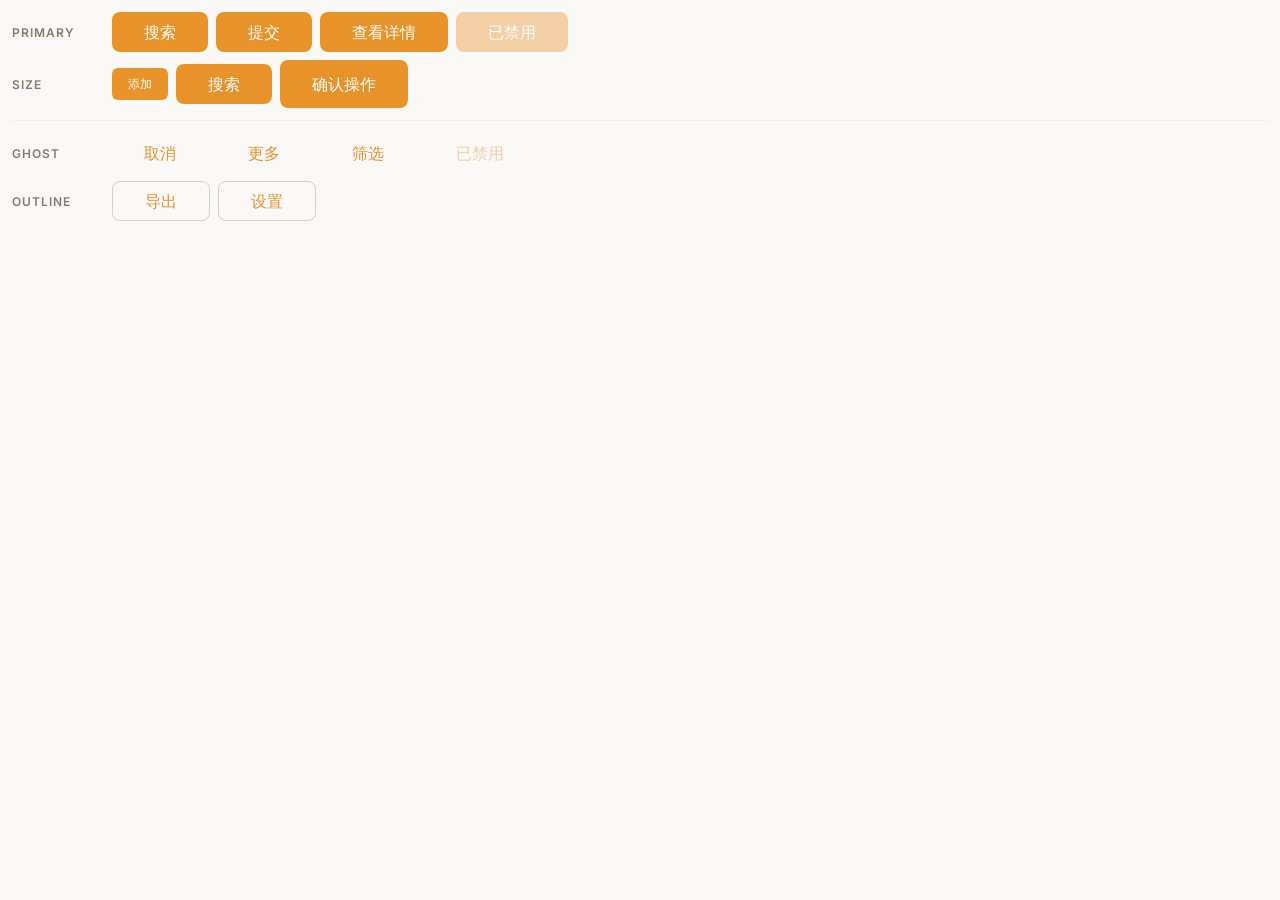
<file: components/button/button.html>
<!DOCTYPE html>
<html lang="zh">
<head>
<meta charset="UTF-8">
<meta name="viewport" content="width=device-width,initial-scale=1">
<link rel="stylesheet" href="../../styles/twilight/tokens.css">
<link rel="stylesheet" href="./button.css">
<style>
  body { margin: 0; padding: 12px; background: var(--color-background); font-family: var(--font-body); color: var(--color-on-surface); }
  .row { display: flex; gap: 8px; align-items: center; margin-bottom: 8px; flex-wrap: wrap; }
  .label { font-size: var(--font-size-caption); font-weight: 600; text-transform: uppercase; letter-spacing: 0.08em; color: var(--color-muted-foreground); width: 92px; flex-shrink: 0; }
  .divider { border: none; border-top: 1px solid var(--color-outline-variant); margin: 12px 0; }
</style>
</head>
<body>
  <div class="row"><span class="label">PRIMARY</span>
    <button class="btn btn-solid btn-md">搜索</button>
    <button class="btn btn-solid btn-md">提交</button>
    <button class="btn btn-solid btn-md">查看详情</button>
    <button class="btn btn-solid btn-md" disabled>已禁用</button>
  </div>
  <div class="row"><span class="label">SIZE</span>
    <button class="btn btn-solid btn-sm">添加</button>
    <button class="btn btn-solid btn-md">搜索</button>
    <button class="btn btn-solid btn-lg">确认操作</button>
  </div>
  <hr class="divider">
  <div class="row"><span class="label">GHOST</span>
    <button class="btn btn-ghost btn-md">取消</button>
    <button class="btn btn-ghost btn-md">更多</button>
    <button class="btn btn-ghost btn-md">筛选</button>
    <button class="btn btn-ghost btn-md" disabled>已禁用</button>
  </div>
  <div class="row"><span class="label">OUTLINE</span>
    <button class="btn btn-outline btn-md">导出</button>
    <button class="btn btn-outline btn-md">设置</button>
  </div>
</body>
</html>
</file>
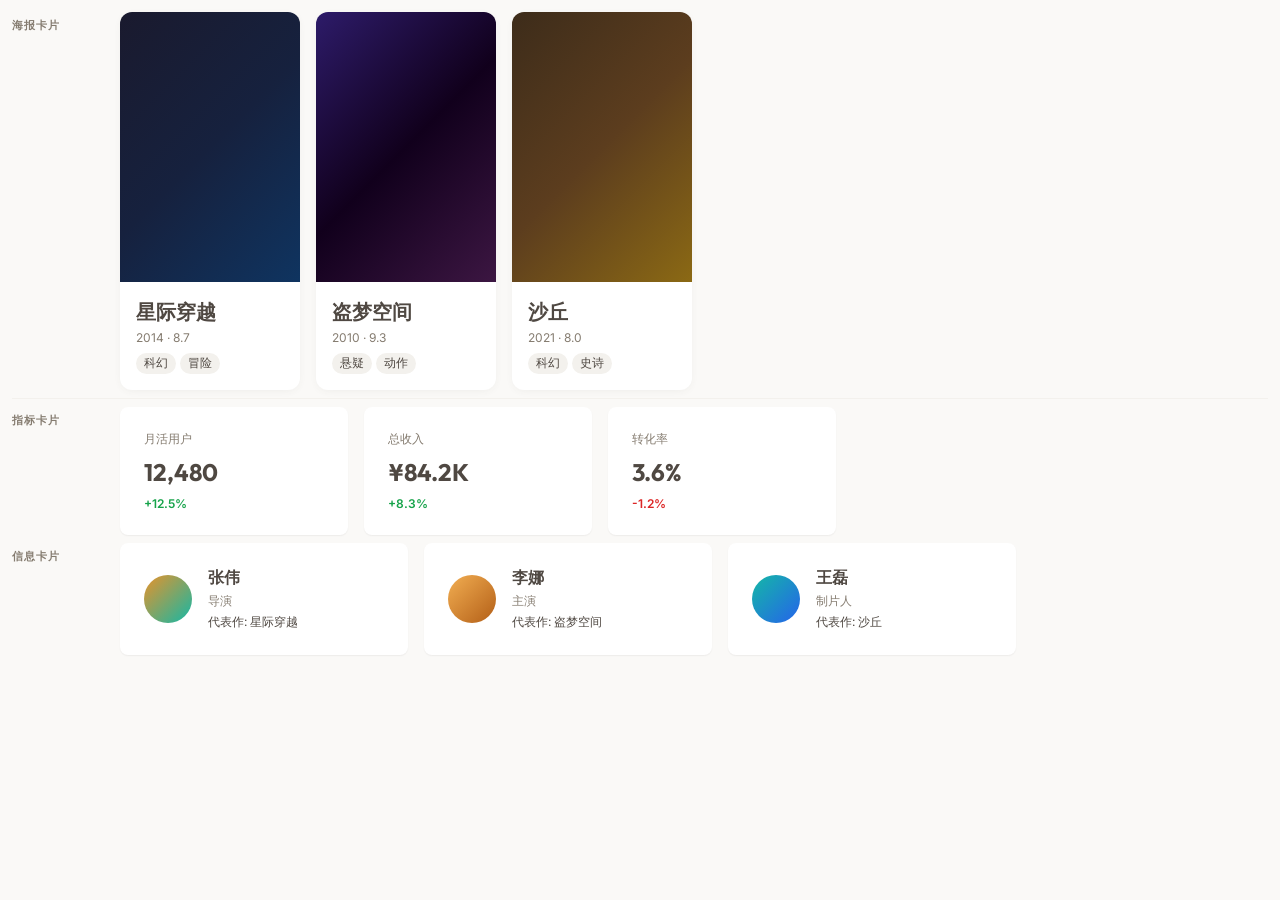
<file: components/card/card.html>
<!DOCTYPE html>
<html lang="zh">
<head>
<meta charset="UTF-8">
<meta name="viewport" content="width=device-width, initial-scale=1.0">
<title>Card</title>
<link rel="stylesheet" href="../../styles/twilight/tokens.css">
<link rel="stylesheet" href="./card.css">
<style>
body { margin: 0; padding: var(--space-3); background: var(--color-background); font-family: var(--font-family-base); color: var(--color-on-surface); }
.row { display: flex; gap: var(--space-4); align-items: flex-start; margin-bottom: var(--space-2); flex-wrap: wrap; }
.label { font-size: var(--font-size-eyebrow); font-weight: var(--font-weight-eyebrow); color: var(--color-muted-foreground); text-transform: uppercase; letter-spacing: 0.08em; min-width: 92px; flex-shrink: 0; line-height: 1; padding-top: var(--space-2); }
.divider { border: none; border-top: 1px solid var(--color-outline-variant); margin: var(--space-2) 0; }
</style>
</head>
<body>
<div class="row">
  <span class="label">海报卡片</span>
  <div class="poster-grid">
    <div class="card-poster">
      <div class="card-poster-img poster-img-1"></div>
      <div class="card-poster-body">
        <p class="card-poster-title">星际穿越</p>
        <p class="card-poster-meta">2014 · 8.7</p>
        <div class="card-poster-tags"><span class="card-tag">科幻</span><span class="card-tag">冒险</span></div>
      </div>
    </div>
    <div class="card-poster">
      <div class="card-poster-img poster-img-2"></div>
      <div class="card-poster-body">
        <p class="card-poster-title">盗梦空间</p>
        <p class="card-poster-meta">2010 · 9.3</p>
        <div class="card-poster-tags"><span class="card-tag">悬疑</span><span class="card-tag">动作</span></div>
      </div>
    </div>
    <div class="card-poster">
      <div class="card-poster-img poster-img-3"></div>
      <div class="card-poster-body">
        <p class="card-poster-title">沙丘</p>
        <p class="card-poster-meta">2021 · 8.0</p>
        <div class="card-poster-tags"><span class="card-tag">科幻</span><span class="card-tag">史诗</span></div>
      </div>
    </div>
  </div>
</div>
<hr class="divider">
<div class="row">
  <span class="label">指标卡片</span>
  <div class="stat-rail">
    <div class="card-stat">
      <span class="card-stat-label">月活用户</span>
      <p class="card-stat-value">12,480</p>
      <span class="card-stat-trend trend-up">+12.5%</span>
    </div>
    <div class="card-stat">
      <span class="card-stat-label">总收入</span>
      <p class="card-stat-value">¥84.2K</p>
      <span class="card-stat-trend trend-up">+8.3%</span>
    </div>
    <div class="card-stat">
      <span class="card-stat-label">转化率</span>
      <p class="card-stat-value">3.6%</p>
      <span class="card-stat-trend trend-down">-1.2%</span>
    </div>
  </div>
</div>
<div class="row">
  <span class="label">信息卡片</span>
  <div class="info-rail">
    <div class="card-info">
      <div class="card-info-avatar avatar-1"></div>
      <div class="card-info-body">
        <p class="card-info-name">张伟</p>
        <p class="card-info-role">导演</p>
        <p class="card-info-detail">代表作: 星际穿越</p>
      </div>
    </div>
    <div class="card-info">
      <div class="card-info-avatar avatar-2"></div>
      <div class="card-info-body">
        <p class="card-info-name">李娜</p>
        <p class="card-info-role">主演</p>
        <p class="card-info-detail">代表作: 盗梦空间</p>
      </div>
    </div>
    <div class="card-info">
      <div class="card-info-avatar avatar-3"></div>
      <div class="card-info-body">
        <p class="card-info-name">王磊</p>
        <p class="card-info-role">制片人</p>
        <p class="card-info-detail">代表作: 沙丘</p>
      </div>
    </div>
  </div>
</div>
</body>
</html>
</file>
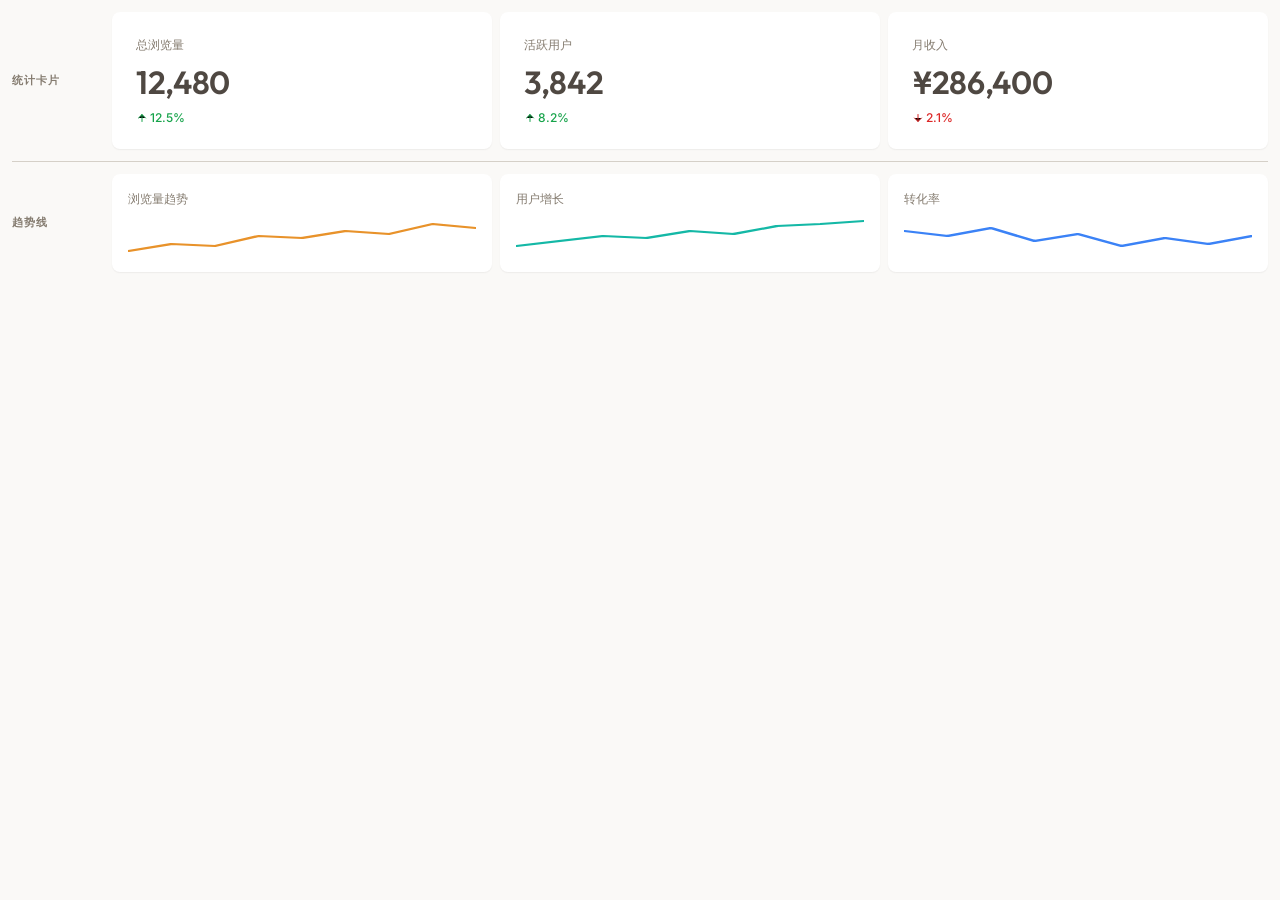
<file: components/chart/chart.html>
<!DOCTYPE html>
<html lang="zh">
<head>
<meta charset="UTF-8">
<meta name="viewport" content="width=device-width, initial-scale=1.0">
<title>Chart</title>
<link rel="stylesheet" href="../../styles/twilight/tokens.css">
<link rel="stylesheet" href="./chart.css">
<style>
body { margin: 0; padding: 12px; background: var(--color-background); font-family: var(--font-family-base); color: var(--color-on-surface); }
.row { display: flex; gap: 8px; align-items: center; margin-bottom: 8px; flex-wrap: wrap; }
.label { font-size: var(--font-size-eyebrow); font-weight: var(--font-weight-eyebrow); letter-spacing: 0.08em; text-transform: uppercase; color: var(--color-muted-foreground); min-width: 92px; flex-shrink: 0; line-height: 1.4; }
hr.divider { border: none; border-top: 1px solid var(--color-border); margin: 12px 0; }
</style>
</head>
<body>
<svg style="display:none" xmlns="http://www.w3.org/2000/svg">
<symbol id="icon-arrow-up" viewBox="0 0 24 24"><path d="M12 19V5M5 12l7-7 7 7" stroke="currentColor" stroke-width="2" stroke-linecap="round" stroke-linejoin="round"/></symbol>
<symbol id="icon-arrow-down" viewBox="0 0 24 24"><path d="M12 5v14M5 12l7 7 7-7" stroke="currentColor" stroke-width="2" stroke-linecap="round" stroke-linejoin="round"/></symbol>
</svg>
<div class="row" data-evidence-sample="stat-card">
<span class="label">统计卡片</span>
<div class="stat-card">
<span class="stat-label">总浏览量</span>
<span class="stat-value">12,480</span>
<span class="stat-change up"><svg width="12" height="12"><use href="#icon-arrow-up"/></svg>12.5%</span>
</div>
<div class="stat-card">
<span class="stat-label">活跃用户</span>
<span class="stat-value">3,842</span>
<span class="stat-change up"><svg width="12" height="12"><use href="#icon-arrow-up"/></svg>8.2%</span>
</div>
<div class="stat-card">
<span class="stat-label">月收入</span>
<span class="stat-value">¥286,400</span>
<span class="stat-change down"><svg width="12" height="12"><use href="#icon-arrow-down"/></svg>2.1%</span>
</div>
</div>
<hr class="divider">
<div class="row" data-evidence-sample="sparkline">
<span class="label">趋势线</span>
<div class="sparkline-card">
<span class="stat-label">浏览量趋势</span>
<svg class="sparkline" viewBox="0 0 120 40" preserveAspectRatio="none"><path d="M0 35 L15 28 L30 30 L45 20 L60 22 L75 15 L90 18 L105 8 L120 12" fill="none" stroke="var(--chart-1)" stroke-width="2" stroke-linecap="round" stroke-linejoin="round"/></svg>
</div>
<div class="sparkline-card">
<span class="stat-label">用户增长</span>
<svg class="sparkline" viewBox="0 0 120 40" preserveAspectRatio="none"><path d="M0 30 L15 25 L30 20 L45 22 L60 15 L75 18 L90 10 L105 8 L120 5" fill="none" stroke="var(--chart-2)" stroke-width="2" stroke-linecap="round" stroke-linejoin="round"/></svg>
</div>
<div class="sparkline-card">
<span class="stat-label">转化率</span>
<svg class="sparkline" viewBox="0 0 120 40" preserveAspectRatio="none"><path d="M0 15 L15 20 L30 12 L45 25 L60 18 L75 30 L90 22 L105 28 L120 20" fill="none" stroke="var(--chart-3)" stroke-width="2" stroke-linecap="round" stroke-linejoin="round"/></svg>
</div>
</div>
</body>
</html>
</file>
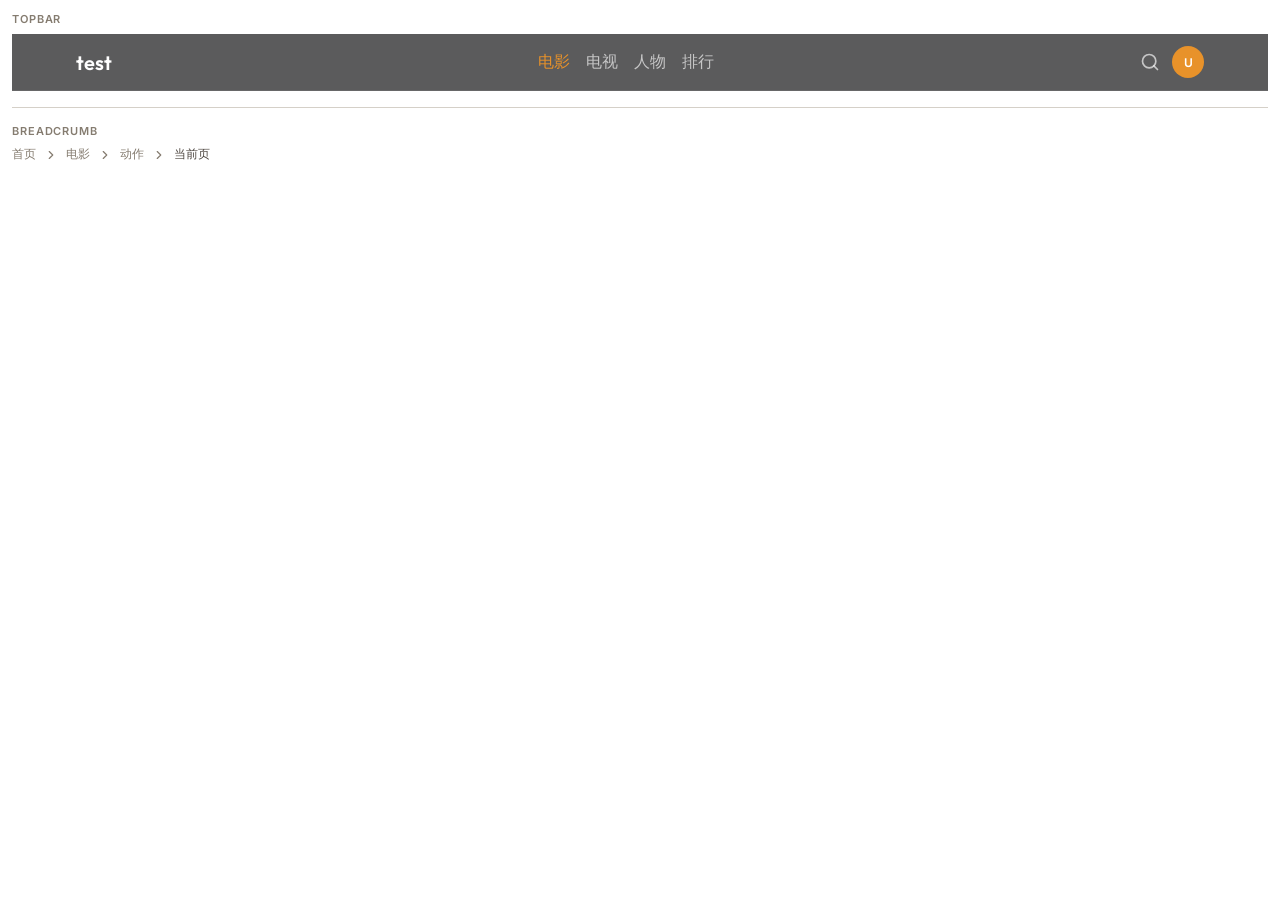
<file: components/navigation/navigation.html>
<!DOCTYPE html>
<html lang="zh">
<head>
<meta charset="UTF-8">
<meta name="viewport" content="width=device-width, initial-scale=1.0">
<title>Navigation</title>
<link rel="stylesheet" href="../../styles/twilight/tokens.css">
<link rel="stylesheet" href="./navigation.css">
<style>
body { margin: 0; padding: var(--space-3); background: var(--color-surface); font-family: var(--font-body); color: var(--color-on-surface); }
.label { font-size: var(--font-size-eyebrow); font-weight: var(--font-weight-eyebrow); letter-spacing: 0.08em; text-transform: uppercase; color: var(--color-muted-foreground); }
.row { display: flex; gap: var(--space-2); align-items: center; width: 100%; }
.row + .row { margin-top: var(--space-2); }
.divider { border: none; border-top: 1px solid var(--color-outline); margin: var(--space-4) 0; }
</style>
</head>
<body>
<svg style="display:none" xmlns="http://www.w3.org/2000/svg">
<symbol id="i-search" viewBox="0 0 24 24" fill="none" stroke="currentColor" stroke-width="2" stroke-linecap="round" stroke-linejoin="round"><circle cx="11" cy="11" r="8"/><path d="m21 21-4.3-4.3"/></symbol>
<symbol id="i-chevron" viewBox="0 0 24 24" fill="none" stroke="currentColor" stroke-width="2" stroke-linecap="round" stroke-linejoin="round"><path d="m9 18 6-6-6-6"/></symbol>
</svg>
<div class="row"><span class="label">Topbar</span></div>
<div class="row"><nav class="nav-topbar" data-evidence-sample="topbar"><span class="nav-topbar__brand">test</span><div class="nav-topbar__links"><a href="#" class="nav-topbar__link nav-topbar__link--active">电影</a><a href="#" class="nav-topbar__link">电视</a><a href="#" class="nav-topbar__link">人物</a><a href="#" class="nav-topbar__link">排行</a></div><div class="nav-topbar__actions"><svg class="nav-topbar__icon" width="20" height="20"><use href="#i-search"/></svg><div class="nav-avatar">U</div></div></nav></div>
<hr class="divider">
<div class="row"><span class="label">Breadcrumb</span></div>
<div class="row"><nav class="nav-breadcrumb" data-evidence-sample="breadcrumb"><a href="#" class="nav-breadcrumb__item">首页</a><svg class="nav-breadcrumb__sep" width="14" height="14"><use href="#i-chevron"/></svg><a href="#" class="nav-breadcrumb__item">电影</a><svg class="nav-breadcrumb__sep" width="14" height="14"><use href="#i-chevron"/></svg><a href="#" class="nav-breadcrumb__item">动作</a><svg class="nav-breadcrumb__sep" width="14" height="14"><use href="#i-chevron"/></svg><span class="nav-breadcrumb__item nav-breadcrumb__item--current">当前页</span></nav></div>
</body>
</html>
</file>
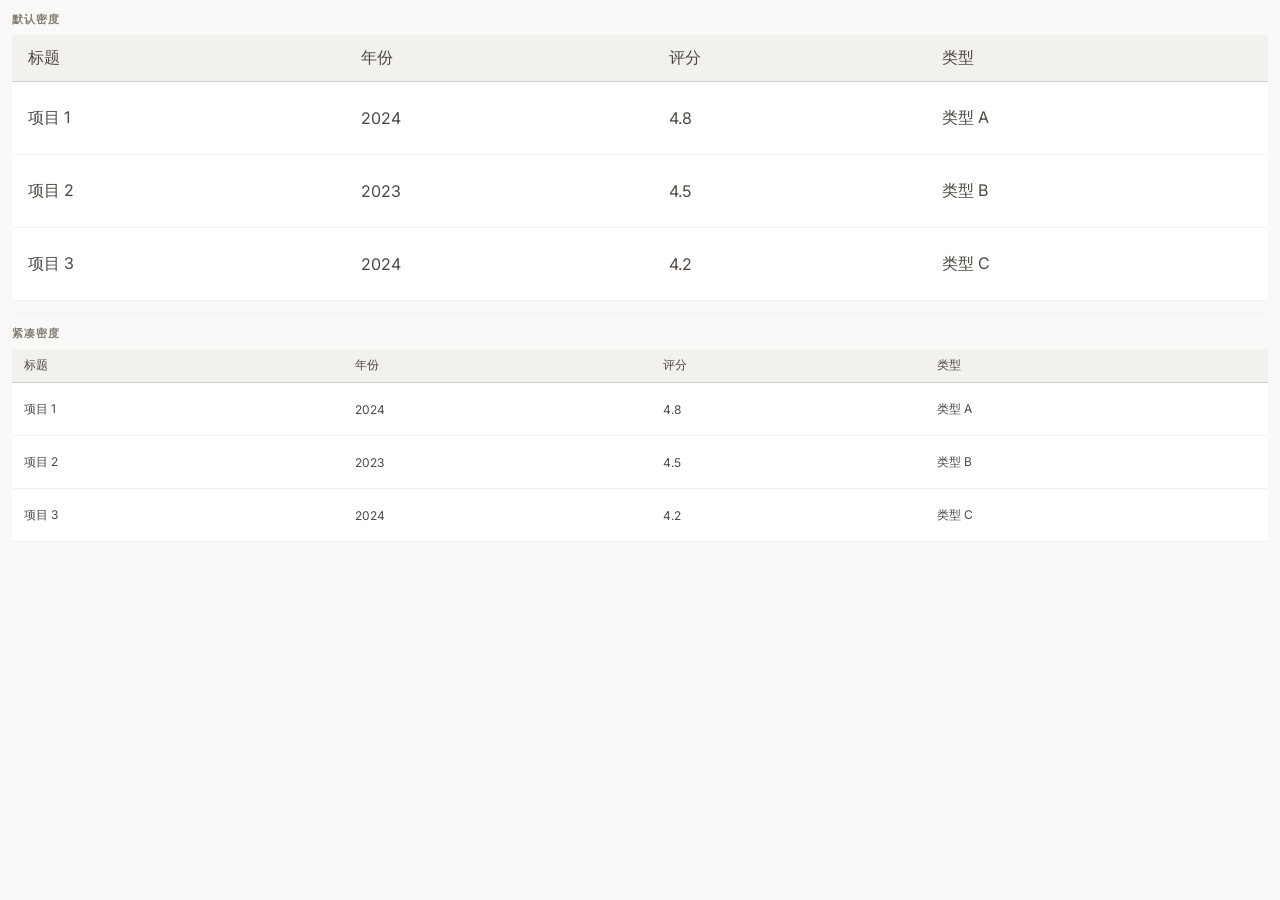
<file: components/table/table.html>
<!DOCTYPE html>
<html lang="zh">
<head>
<meta charset="UTF-8">
<meta name="viewport" content="width=device-width, initial-scale=1.0">
<title>Table</title>
<link rel="stylesheet" href="../../styles/twilight/tokens.css">
<link rel="stylesheet" href="./table.css">
<style>
  body { margin: 0; padding: 12px; background: var(--color-background); font-family: var(--font-body); color: var(--color-on-surface); }
  .row { display: flex; gap: 8px; align-items: center; margin-bottom: 8px; flex-wrap: wrap; }
  .label { font-size: 11px; font-weight: 600; letter-spacing: 0.08em; text-transform: uppercase; color: var(--color-muted-foreground); min-width: 92px; flex-shrink: 0; }
  .divider { border: none; border-top: 1px solid var(--color-outline-variant); margin: 12px 0; }
</style>
</head>
<body>
  <div class="row"><span class="label">默认密度</span></div>
  <div class="row">
    <div class="tbl-wrap" data-evidence-sample="default">
      <table class="tbl">
        <thead><tr><th>标题</th><th>年份</th><th>评分</th><th>类型</th></tr></thead>
        <tbody>
          <tr><td>项目 1</td><td>2024</td><td>4.8</td><td>类型 A</td></tr>
          <tr><td>项目 2</td><td>2023</td><td>4.5</td><td>类型 B</td></tr>
          <tr><td>项目 3</td><td>2024</td><td>4.2</td><td>类型 C</td></tr>
        </tbody>
      </table>
    </div>
  </div>
  <hr class="divider">
  <div class="row"><span class="label">紧凑密度</span></div>
  <div class="row">
    <div class="tbl-wrap" data-evidence-sample="compact">
      <table class="tbl tbl-compact">
        <thead><tr><th>标题</th><th>年份</th><th>评分</th><th>类型</th></tr></thead>
        <tbody>
          <tr><td>项目 1</td><td>2024</td><td>4.8</td><td>类型 A</td></tr>
          <tr><td>项目 2</td><td>2023</td><td>4.5</td><td>类型 B</td></tr>
          <tr><td>项目 3</td><td>2024</td><td>4.2</td><td>类型 C</td></tr>
        </tbody>
      </table>
    </div>
  </div>
</body>
</html>
</file>
<file: styles/twilight/tokens.css>
/* AI-generated */
/* @group-priority: primary, accent, info, success */
@import url('https://fonts.googleapis.com/css2?family=Outfit:wght@400;500;600;700&family=Inter:wght@400;500;600&family=JetBrains+Mono:wght@400&display=swap');

:root {
  /* primary */
  --test-primary-50: #fef9f0; /* AI-generated */
  --test-primary-100: #fdf0dc; /* AI-generated */
  --test-primary-200: #fbe0b5; /* AI-generated */
  --test-primary-300: #f7cb84; /* AI-generated */
  --test-primary-400: #f2ae52; /* AI-generated */
  --test-primary-500: #e8922a; /* AI-generated */
  --test-primary-600: #d47a1c; /* @primary */ /* AI-generated */
  --test-primary-700: #b35f17; /* AI-generated */
  --test-primary-800: #924b18; /* AI-generated */
  --test-primary-900: #773f17; /* AI-generated */
  --primary: #e8922a; /* AI-generated */
  --primary-foreground: #ffffff; /* AI-generated */

  /* accent */
  --test-accent-50: #f0fdfa; /* AI-generated */
  --test-accent-100: #ccfbf1; /* AI-generated */
  --test-accent-200: #99f6e4; /* AI-generated */
  --test-accent-300: #5eead4; /* AI-generated */
  --test-accent-400: #2dd4bf; /* AI-generated */
  --test-accent-500: #14b8a6; /* AI-generated */
  --test-accent-600: #0d9488; /* @primary */ /* AI-generated */
  --test-accent-700: #0f766e; /* AI-generated */
  --test-accent-800: #115e59; /* AI-generated */
  --test-accent-900: #134e4a; /* AI-generated */
  --accent: #14b8a6; /* AI-generated */
  --accent-foreground: #ffffff; /* AI-generated */

  /* neutral */
  --test-neutral-50: #faf9f7; /* AI-generated */
  --test-neutral-100: #f3f1ed; /* AI-generated */
  --test-neutral-200: #e8e5df; /* AI-generated */
  --test-neutral-300: #d5d0c8; /* AI-generated */
  --test-neutral-400: #b8b1a6; /* AI-generated */
  --test-neutral-500: #9c9488; /* @primary */ /* AI-generated */
  --test-neutral-600: #857c70; /* AI-generated */
  --test-neutral-700: #70675d; /* AI-generated */
  --test-neutral-800: #5e564f; /* AI-generated */
  --test-neutral-900: #4f4842; /* AI-generated */

  /* surface */
  --background: #faf9f7; /* AI-generated */
  --foreground: #4f4842; /* AI-generated */
  --card: #ffffff; /* AI-generated */
  --card-foreground: #4f4842; /* AI-generated */
  --popover: #ffffff; /* AI-generated */
  --popover-foreground: #4f4842; /* AI-generated */
  --muted: #e8e5df; /* AI-generated */
  --muted-foreground: #857c70; /* AI-generated */
  --border: #d5d0c8; /* AI-generated */
  --secondary: #f3f1ed; /* AI-generated */
  --secondary-foreground: #70675d; /* AI-generated */
  --ring: #e8922a; /* AI-generated */

  /* success */
  --test-success-50: #f0fdf4; /* AI-generated */
  --test-success-100: #dcfce7; /* AI-generated */
  --test-success-200: #bbf7d0; /* AI-generated */
  --test-success-300: #86efac; /* AI-generated */
  --test-success-400: #4ade80; /* AI-generated */
  --test-success-500: #22c55e; /* AI-generated */
  --test-success-600: #16a34a; /* @primary */ /* AI-generated */
  --test-success-700: #15803d; /* AI-generated */
  --test-success-800: #166534; /* AI-generated */
  --test-success-900: #14532d; /* AI-generated */

  /* warning */
  --test-warning-50: #fffbeb; /* AI-generated */
  --test-warning-100: #fef3c7; /* AI-generated */
  --test-warning-200: #fde68a; /* AI-generated */
  --test-warning-300: #fcd34d; /* AI-generated */
  --test-warning-400: #fbbf24; /* AI-generated */
  --test-warning-500: #f59e0b; /* AI-generated */
  --test-warning-600: #d97706; /* @primary */ /* AI-generated */
  --test-warning-700: #b45309; /* AI-generated */
  --test-warning-800: #92400e; /* AI-generated */
  --test-warning-900: #78350f; /* AI-generated */

  /* error */
  --test-error-50: #fef2f2; /* AI-generated */
  --test-error-100: #fee2e2; /* AI-generated */
  --test-error-200: #fecaca; /* AI-generated */
  --test-error-300: #fca5a5; /* AI-generated */
  --test-error-400: #f87171; /* AI-generated */
  --test-error-500: #ef4444; /* AI-generated */
  --test-error-600: #dc2626; /* @primary */ /* AI-generated */
  --test-error-700: #b91c1c; /* AI-generated */
  --test-error-800: #991b1b; /* AI-generated */
  --test-error-900: #7f1d1d; /* AI-generated */

  /* info */
  --test-info-50: #eff6ff; /* AI-generated */
  --test-info-100: #dbeafe; /* AI-generated */
  --test-info-200: #bfdbfe; /* AI-generated */
  --test-info-300: #93c5fd; /* AI-generated */
  --test-info-400: #60a5fa; /* AI-generated */
  --test-info-500: #3b82f6; /* AI-generated */
  --test-info-600: #2563eb; /* @primary */ /* AI-generated */
  --test-info-700: #1d4ed8; /* AI-generated */
  --test-info-800: #1e40af; /* AI-generated */
  --test-info-900: #1e3a8a; /* AI-generated */

  /* chart */
  --chart-1: #e8922a; /* AI-generated */
  --chart-2: #14b8a6; /* AI-generated */
  --chart-3: #3b82f6; /* AI-generated */
  --chart-4: #22c55e; /* AI-generated */
  --chart-5: #f59e0b; /* AI-generated */

  /* === Typography === */
  --font-display: 'Outfit', sans-serif;
  --font-heading: 'Outfit', sans-serif;
  --font-body: 'Inter', sans-serif;
  --font-mono: 'JetBrains Mono', monospace;
  --font-size-display: 56px;
  --font-size-h1: 40px;
  --font-size-h2: 32px;
  --font-size-h3: 24px;
  --font-size-h4: 20px;
  --font-size-body: 16px;
  --font-size-lead: 18px;
  --font-size-caption: 12px;
  --font-size-eyebrow: 11px;
  --font-size-mono: 14px;
  --font-weight-display: 700;
  --font-weight-h1: 700;
  --font-weight-h2: 600;
  --font-weight-h3: 600;
  --font-weight-h4: 600;
  --font-weight-body: 400;
  --font-weight-lead: 400;
  --font-weight-caption: 400;
  --font-weight-eyebrow: 600;
  --font-weight-mono: 400;
  --line-height-display: 1.1;
  --line-height-h1: 1.2;
  --line-height-h2: 1.25;
  --line-height-h3: 1.3;
  --line-height-h4: 1.4;
  --line-height-body: 1.6;
  --line-height-lead: 1.7;
  --line-height-caption: 1.5;
  --line-height-eyebrow: 1.4;
  --line-height-mono: 1.6;

  /* === Spacing === */
  --space-1: 4px;
  --space-2: 8px;
  --space-3: 12px;
  --space-4: 16px;
  --space-5: 24px;
  --space-6: 32px;
  --space-7: 48px;
  --space-8: 64px;

  /* === Sizing === */
  --size-icon-sm: 16px;
  --size-icon-md: 20px;
  --size-icon-lg: 24px;
  --size-button-sm: 32px;
  --size-button-md: 40px;
  --size-button-lg: 48px;
  --size-input-height: 38px;

  /* === Radius === */
  --test-radius-sm: 6px;
  --test-radius-md: 8px;
  --test-radius-lg: 12px;
  --test-radius-xl: 16px;

  /* === Shadows === */
  --shadow-1: 0 1px 2px rgba(79,72,66,0.04), 0 1px 1px rgba(79,72,66,0.03); /* Card */
  --shadow-2: 0 2px 8px -2px rgba(79,72,66,0.08); /* Card Hover */
  --shadow-3: 0 4px 16px -4px rgba(79,72,66,0.12); /* Float */
  --shadow-4: 0 8px 32px -8px rgba(79,72,66,0.16); /* Modal */
  --shadow-5: 0 16px 48px -12px rgba(79,72,66,0.20); /* Overlay */

  /* === Semantic Alias Layer === */
  --bg: var(--background);
  --fg: var(--foreground);
  --surface: var(--card);
  --surface-container-low: var(--secondary);
  --surface-container-high: var(--muted);
  --surface-container-highest: var(--border);
  --surface-dim: var(--test-neutral-100);
  --muted: var(--muted);
  --muted-fg: var(--muted-foreground);
  --rule: var(--border);
  --link: var(--primary);
  --accent-hover: var(--test-primary-600);
  --error: var(--test-error-500);
  --error-container: var(--test-error-50);
  --on-error: #ffffff;
  --on-error-container: var(--test-error-900);
  --color-background: var(--bg);
  --color-foreground: var(--fg);
  --color-surface: var(--surface);
  --color-card: var(--card);
  --color-muted-foreground: var(--muted-fg);
  --color-primary: var(--primary);
  --color-primary-hover: var(--accent-hover);
  --color-on-primary: #ffffff;
  --color-primary-container: var(--test-primary-50);
  --color-on-primary-container: var(--test-primary-900);
  --color-secondary: var(--test-neutral-200);
  --color-secondary-container: var(--test-neutral-100);
  --color-on-secondary-container: var(--test-neutral-800);
  --color-outline: var(--rule);
  --color-outline-variant: var(--test-neutral-100);
  --color-border: var(--rule);
  --color-success: var(--test-success-600);
  --color-warning: var(--test-warning-600);
  --color-error: var(--test-error-600);
  --color-on-surface: var(--fg);
  --color-on-surface-variant: var(--muted);
  --color-surface-container: var(--surface-container-low);
  --color-surface-container-low: var(--secondary);
  --color-surface-container-high: var(--muted);
  --color-surface-container-highest: var(--border);
  --color-surface-dim: var(--surface-dim);
  --color-sidebar: var(--surface-container-low);
  --radius-sm: var(--test-radius-sm);
  --radius-md: var(--test-radius-md);
  --radius-lg: var(--test-radius-lg);
  --radius-xl: var(--test-radius-xl);
  --radius-full: 9999px;
  --font-family-base: var(--font-body);
  --type-display-sm: 40px;
  --type-heading-sm: 24px;
  --type-body-md: 16px;
  --type-body-sm: 14px;
}

/* Dark Theme */
.dark {
  --background: #0f0e0d;
  --foreground: #f5f4f2;
  --card: #1a1918;
  --card-foreground: #f5f4f2;
  --popover: #1a1918;
  --popover-foreground: #f5f4f2;
  --muted: #2e2c2a;
  --muted-foreground: #a09a92;
  --border: #3a3734;
  --secondary: #232221;
  --secondary-foreground: #d5d0c8;
  --ring: #e8922a;
  --surface: #1a1918;
  --surface-container-low: #232221;
  --surface-container-high: #2e2c2a;
  --surface-container-highest: #3a3734;
  --surface-dim: #0f0e0d;
  --primary: #f2ae52;
  --primary-foreground: #773f17;
  --accent: #2dd4bf;
  --accent-foreground: #134e4a;
  --error: #f87171;
  --error-container: #450a0a;
  --on-error: #450a0a;
  --on-error-container: #fecaca;
  --shadow-1: 0 1px 2px rgba(0,0,0,0.2), 0 1px 1px rgba(0,0,0,0.15); /* Card */
  --shadow-2: 0 2px 8px -2px rgba(0,0,0,0.3); /* Card Hover */
  --shadow-3: 0 4px 16px -4px rgba(0,0,0,0.35); /* Float */
  --shadow-4: 0 8px 32px -8px rgba(0,0,0,0.4); /* Modal */
  --shadow-5: 0 16px 48px -12px rgba(0,0,0,0.45); /* Overlay */
  --color-background: var(--background);
  --color-foreground: var(--foreground);
  --color-surface: var(--surface);
  --color-card: var(--card);
  --color-primary: var(--primary);
  --color-primary-container: var(--test-primary-900);
  --color-on-primary-container: var(--test-primary-100);
  --color-secondary: var(--test-neutral-800);
  --color-secondary-container: var(--test-neutral-900);
  --color-on-secondary-container: var(--test-neutral-200);
  --color-on-surface: var(--foreground);
  --color-on-surface-variant: var(--muted-foreground);
  --color-muted-foreground: var(--muted-foreground);
  --color-outline: var(--border);
  --color-outline-variant: var(--test-neutral-800);
  --color-border: var(--border);
  --color-surface-container: var(--surface-container-low);
  --color-surface-container-low: var(--surface-container-low);
  --color-surface-container-high: var(--surface-container-high);
  --color-surface-container-highest: var(--surface-container-highest);
  --color-surface-dim: var(--surface-dim);
  --color-sidebar: var(--surface-container-low);
  --color-success: var(--test-success-400);
  --color-warning: var(--test-warning-400);
  --color-error: var(--test-error-400);
}

/* Typography Classes */
.test-display { font-family: var(--font-display); font-size: 3.5rem; font-weight: var(--font-weight-display); line-height: var(--line-height-display); letter-spacing: -0.02em; }
.test-h1 { font-family: var(--font-heading); font-size: 2.5rem; font-weight: var(--font-weight-h1); line-height: var(--line-height-h1); }
.test-h2 { font-family: var(--font-heading); font-size: 2rem; font-weight: var(--font-weight-h2); line-height: var(--line-height-h2); }
.test-h3 { font-family: var(--font-heading); font-size: 1.5rem; font-weight: var(--font-weight-h3); line-height: var(--line-height-h3); }
.test-h4 { font-family: var(--font-heading); font-size: 1.25rem; font-weight: var(--font-weight-h4); line-height: var(--line-height-h4); }
.test-body { font-family: var(--font-body); font-size: 1rem; font-weight: var(--font-weight-body); line-height: var(--line-height-body); }
.test-lead { font-family: var(--font-body); font-size: 1.125rem; font-weight: var(--font-weight-lead); line-height: var(--line-height-lead); }
.test-caption { font-family: var(--font-body); font-size: 0.75rem; font-weight: var(--font-weight-caption); line-height: var(--line-height-caption); }
.test-eyebrow { font-family: var(--font-body); font-size: 0.6875rem; font-weight: var(--font-weight-eyebrow); line-height: var(--line-height-eyebrow); letter-spacing: 0.08em; text-transform: uppercase; }
.test-mono { font-family: var(--font-mono); font-size: 0.875rem; font-weight: var(--font-weight-mono); line-height: var(--line-height-mono); }
.test-price { font-family: var(--font-display); font-size: 1.5rem; font-weight: var(--font-weight-display); line-height: var(--line-height-display); font-variant-numeric: tabular-nums; }
</file>
<file: components/button/button.css>
.btn { display: inline-flex; align-items: center; justify-content: center; gap: var(--space-2); border: none; cursor: pointer; font-family: var(--font-body); font-weight: 500; line-height: 1; white-space: nowrap; text-overflow: ellipsis; overflow: hidden; transition: background .15s, border-color .15s; flex-shrink: 0; }
  .btn:focus-visible { outline: 2px solid var(--ring); outline-offset: 2px; }
  .btn:active { filter: brightness(0.92); }
  .btn[disabled] { opacity: 0.4; cursor: not-allowed; pointer-events: none; }
  .btn-solid { background: var(--color-primary); color: #ffffff; }
  .btn-solid:hover { background: var(--color-primary-hover); }
  .btn-ghost { background: transparent; color: var(--color-primary); }
  .btn-ghost:hover { background: var(--color-primary-container); }
  .btn-outline { background: transparent; color: var(--color-primary); border: 1px solid var(--color-outline); }
  .btn-outline:hover { background: var(--color-primary-container); border-color: var(--color-primary); }
  .btn-sm { height: var(--size-button-sm); min-width: var(--size-button-sm); padding: var(--space-1) var(--space-4); font-size: var(--font-size-caption); border-radius: var(--radius-sm); }
  .btn-md { height: var(--size-button-md); min-width: var(--size-button-md); padding: var(--space-2) var(--space-6); font-size: var(--type-body-md); border-radius: var(--radius-md); }
  .btn-lg { height: var(--size-button-lg); min-width: var(--size-button-lg); padding: var(--space-3) var(--space-6); font-size: var(--type-body-md); border-radius: var(--radius-md); }
</file>
<file: components/card/card.css>
.poster-grid { display: grid; grid-template-columns: repeat(3, 180px); gap: var(--space-4); }
.card-poster { background: var(--color-card); border-radius: var(--radius-lg); box-shadow: var(--shadow-2); overflow: hidden; transition: filter .15s; cursor: default; }
.card-poster:hover { filter: brightness(0.97); }
.card-poster-img { width: 100%; aspect-ratio: 2/3; display: block; }
.poster-img-1 { background: linear-gradient(135deg, #1a1a2e, #16213e, #0f3460); }
.poster-img-2 { background: linear-gradient(135deg, #2d1b69, #11001c, #3c1642); }
.poster-img-3 { background: linear-gradient(135deg, #3d2c1a, #5c3d1e, #8b6914); }
.card-poster-body { padding: var(--space-4); }
.card-poster-title { font-family: var(--font-heading); font-size: var(--font-size-h4); font-weight: var(--font-weight-h4); color: var(--color-on-surface); line-height: var(--line-height-h4); margin: 0 0 var(--space-1) 0; white-space: nowrap; overflow: hidden; text-overflow: ellipsis; }
.card-poster-meta { display: flex; align-items: center; gap: var(--space-2); font-size: var(--font-size-caption); color: var(--color-muted-foreground); margin: 0; }
.card-poster-tags { display: flex; gap: var(--space-1); margin-top: var(--space-2); flex-wrap: wrap; }
.card-tag { font-size: var(--font-size-caption); color: var(--color-on-surface-variant); background: var(--color-surface-container-low); padding: 2px var(--space-2); border-radius: var(--radius-full); white-space: nowrap; }
.stat-rail { display: flex; gap: var(--space-4); flex-wrap: wrap; }
.card-stat { background: var(--color-card); border-radius: var(--radius-md); box-shadow: var(--shadow-1); padding: var(--space-5); width: 180px; flex-shrink: 0; display: flex; flex-direction: column; gap: var(--space-3); transition: filter .15s; cursor: default; }
.card-stat:hover { filter: brightness(0.97); }
.card-stat-value { font-family: var(--font-display); font-size: var(--font-size-h3); font-weight: var(--font-weight-display); color: var(--color-on-surface); line-height: 1; margin: 0; }
.card-stat-label { font-size: var(--font-size-caption); color: var(--color-muted-foreground); margin: 0; white-space: nowrap; }
.card-stat-trend { display: inline-flex; align-items: center; gap: 4px; font-size: var(--font-size-caption); font-weight: var(--font-weight-eyebrow); white-space: nowrap; }
.trend-up { color: var(--color-success); }
.trend-down { color: var(--color-error); }
.info-rail { display: flex; gap: var(--space-4); flex-wrap: wrap; }
.card-info { background: var(--color-card); border-radius: var(--radius-md); box-shadow: var(--shadow-1); padding: var(--space-5); width: 240px; flex-shrink: 0; display: flex; gap: var(--space-4); align-items: center; transition: filter .15s; cursor: default; }
.card-info:hover { filter: brightness(0.97); }
.card-info-avatar { width: 48px; height: 48px; border-radius: var(--radius-full); flex-shrink: 0; overflow: hidden; }
.avatar-1 { background: linear-gradient(135deg, var(--color-primary), var(--accent)); }
.avatar-2 { background: linear-gradient(135deg, var(--test-primary-400), var(--test-primary-700)); }
.avatar-3 { background: linear-gradient(135deg, var(--accent), var(--test-info-600)); }
.card-info-body { display: flex; flex-direction: column; gap: var(--space-1); min-width: 0; }
.card-info-name { font-family: var(--font-heading); font-size: var(--font-size-body); font-weight: var(--font-weight-h4); color: var(--color-on-surface); margin: 0; white-space: nowrap; overflow: hidden; text-overflow: ellipsis; }
.card-info-role { font-size: var(--font-size-caption); color: var(--color-muted-foreground); margin: 0; white-space: nowrap; overflow: hidden; text-overflow: ellipsis; }
.card-info-detail { font-size: var(--font-size-caption); color: var(--color-on-surface-variant); margin: 0; white-space: nowrap; overflow: hidden; text-overflow: ellipsis; }
</file>
<file: components/chart/chart.css>
.stat-card { background: var(--card); border-radius: var(--radius-md); padding: var(--space-5); box-shadow: var(--shadow-1); flex: 1; min-width: 160px; display: flex; flex-direction: column; gap: var(--space-2); }
.stat-value { font-family: var(--font-heading); font-size: var(--font-size-h2); font-weight: var(--font-weight-h2); color: var(--color-on-surface); line-height: var(--line-height-h2); letter-spacing: -0.01em; }
.stat-label { font-size: var(--font-size-caption); color: var(--color-muted-foreground); line-height: var(--line-height-caption); white-space: nowrap; }
.stat-change { font-size: var(--font-size-caption); font-weight: 500; display: inline-flex; align-items: center; gap: 2px; white-space: nowrap; }
.stat-change.up { color: var(--color-success); }
.stat-change.down { color: var(--color-error); }
.sparkline-card { background: var(--card); border-radius: var(--radius-md); padding: var(--space-4); box-shadow: var(--shadow-1); flex: 1; min-width: 140px; display: flex; flex-direction: column; gap: var(--space-2); }
.sparkline { display: block; width: 100%; height: 40px; }
</file>
<file: components/navigation/navigation.css>
.nav-topbar { display: flex; align-items: center; justify-content: space-between; width: 100%; height: 56px; padding: 0 var(--space-8); background: rgba(28,28,30,0.72); backdrop-filter: saturate(180%) blur(20px); -webkit-backdrop-filter: saturate(180%) blur(20px); border-bottom: 1px solid rgba(255,255,255,0.08); }
.nav-topbar__brand { font-family: var(--font-heading); font-size: var(--font-size-h4); font-weight: var(--font-weight-h4); color: #fff; text-decoration: none; white-space: nowrap; }
.nav-topbar__links { display: flex; gap: var(--space-4); align-items: center; }
.nav-topbar__link { font-size: var(--font-size-body); font-weight: var(--font-weight-body); color: rgba(255,255,255,0.65); text-decoration: none; white-space: nowrap; transition: filter .15s; padding: var(--space-1) 0; }
.nav-topbar__link:hover { filter: brightness(1.12); }
.nav-topbar__link--active { color: var(--color-primary); }
.nav-topbar__actions { display: flex; gap: var(--space-3); align-items: center; flex-shrink: 0; }
.nav-topbar__icon { color: rgba(255,255,255,0.65); cursor: pointer; transition: filter .15s; flex-shrink: 0; }
.nav-topbar__icon:hover { filter: brightness(1.12); }
.nav-avatar { width: 32px; height: 32px; border-radius: var(--radius-full); background: var(--color-primary); color: #fff; display: flex; align-items: center; justify-content: center; font-size: var(--font-size-caption); font-weight: var(--font-weight-eyebrow); flex-shrink: 0; }
.nav-breadcrumb { display: flex; align-items: center; gap: var(--space-2); width: 100%; }
.nav-breadcrumb__item { font-size: var(--font-size-caption); color: var(--color-muted-foreground); text-decoration: none; white-space: nowrap; transition: filter .15s; }
.nav-breadcrumb__item:hover { filter: brightness(0.85); }
.nav-breadcrumb__item--current { color: var(--color-on-surface); cursor: default; }
.nav-breadcrumb__item--current:hover { filter: none; }
.nav-breadcrumb__sep { color: var(--color-muted-foreground); flex-shrink: 0; }
</file>
<file: components/table/table.css>
.tbl-wrap { width: 100%; }
.tbl { width: 100%; border-collapse: collapse; font-size: var(--font-size-body); background: var(--card); }
.tbl thead th { text-align: left; padding: var(--space-3) var(--space-4); font-weight: 500; color: var(--color-on-surface-variant); background: var(--secondary); border-bottom: 1px solid var(--border); white-space: nowrap; }
.tbl tbody td { padding: var(--space-3) var(--space-4); height: 48px; border-bottom: 1px solid var(--color-outline-variant); white-space: nowrap; }
.tbl tbody tr { transition: filter .15s; }
.tbl tbody tr:hover { filter: brightness(0.97); }
.tbl-compact thead th { padding: var(--space-2) var(--space-3); font-size: var(--font-size-caption); }
.tbl-compact tbody td { padding: var(--space-2) var(--space-3); height: 36px; font-size: var(--font-size-caption); }
</file>
